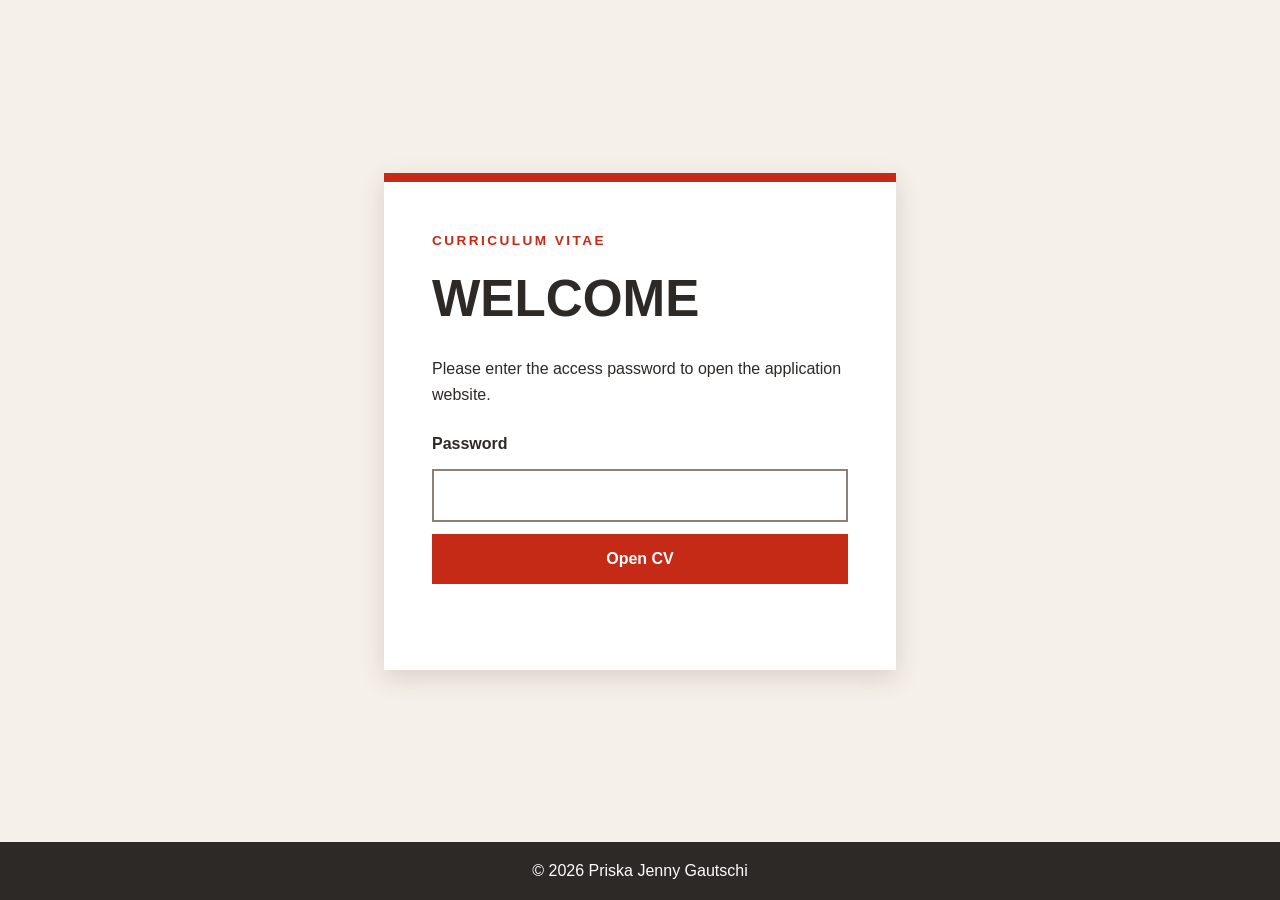
<file: index.html>
<!DOCTYPE html>
<html lang="en">

<head>
  <meta charset="UTF-8">
  <meta name="viewport" content="width=device-width, initial-scale=1.0">
  <meta
    name="description"
    content="Password entry for the curriculum vitae of Priska Jenny Gautschi">
  <meta name="robots" content="noindex, nofollow">

  <title>CV Login - Priska Jenny Gautschi</title>

  <link rel="stylesheet" href="login.css">
  <script src="login.js" defer></script>
</head>

<body class="login-page">
  <main class="login-main">
    <section class="login-card" aria-labelledby="login-title">
      <p class="login-eyebrow">
        Curriculum Vitae
      </p>

      <h1 id="login-title">
        Welcome
      </h1>

      <p>
        Please enter the access password to open the application website.
      </p>

      <form class="login-form" id="login-form">
        <label for="password">
          Password
        </label>

        <input
          id="password"
          name="password"
          type="password"
          autocomplete="current-password"
          required>

        <button type="submit">
          Open CV
        </button>

        <output
          class="login-status"
          id="login-status"
          aria-live="polite">
        </output>
      </form>

      <noscript>
        JavaScript must be enabled to use the password redirect.
      </noscript>
    </section>
  </main>

  <footer class="login-footer">
    <p>&copy; 2026 Priska Jenny Gautschi</p>
  </footer>
</body>

</html>
</file>
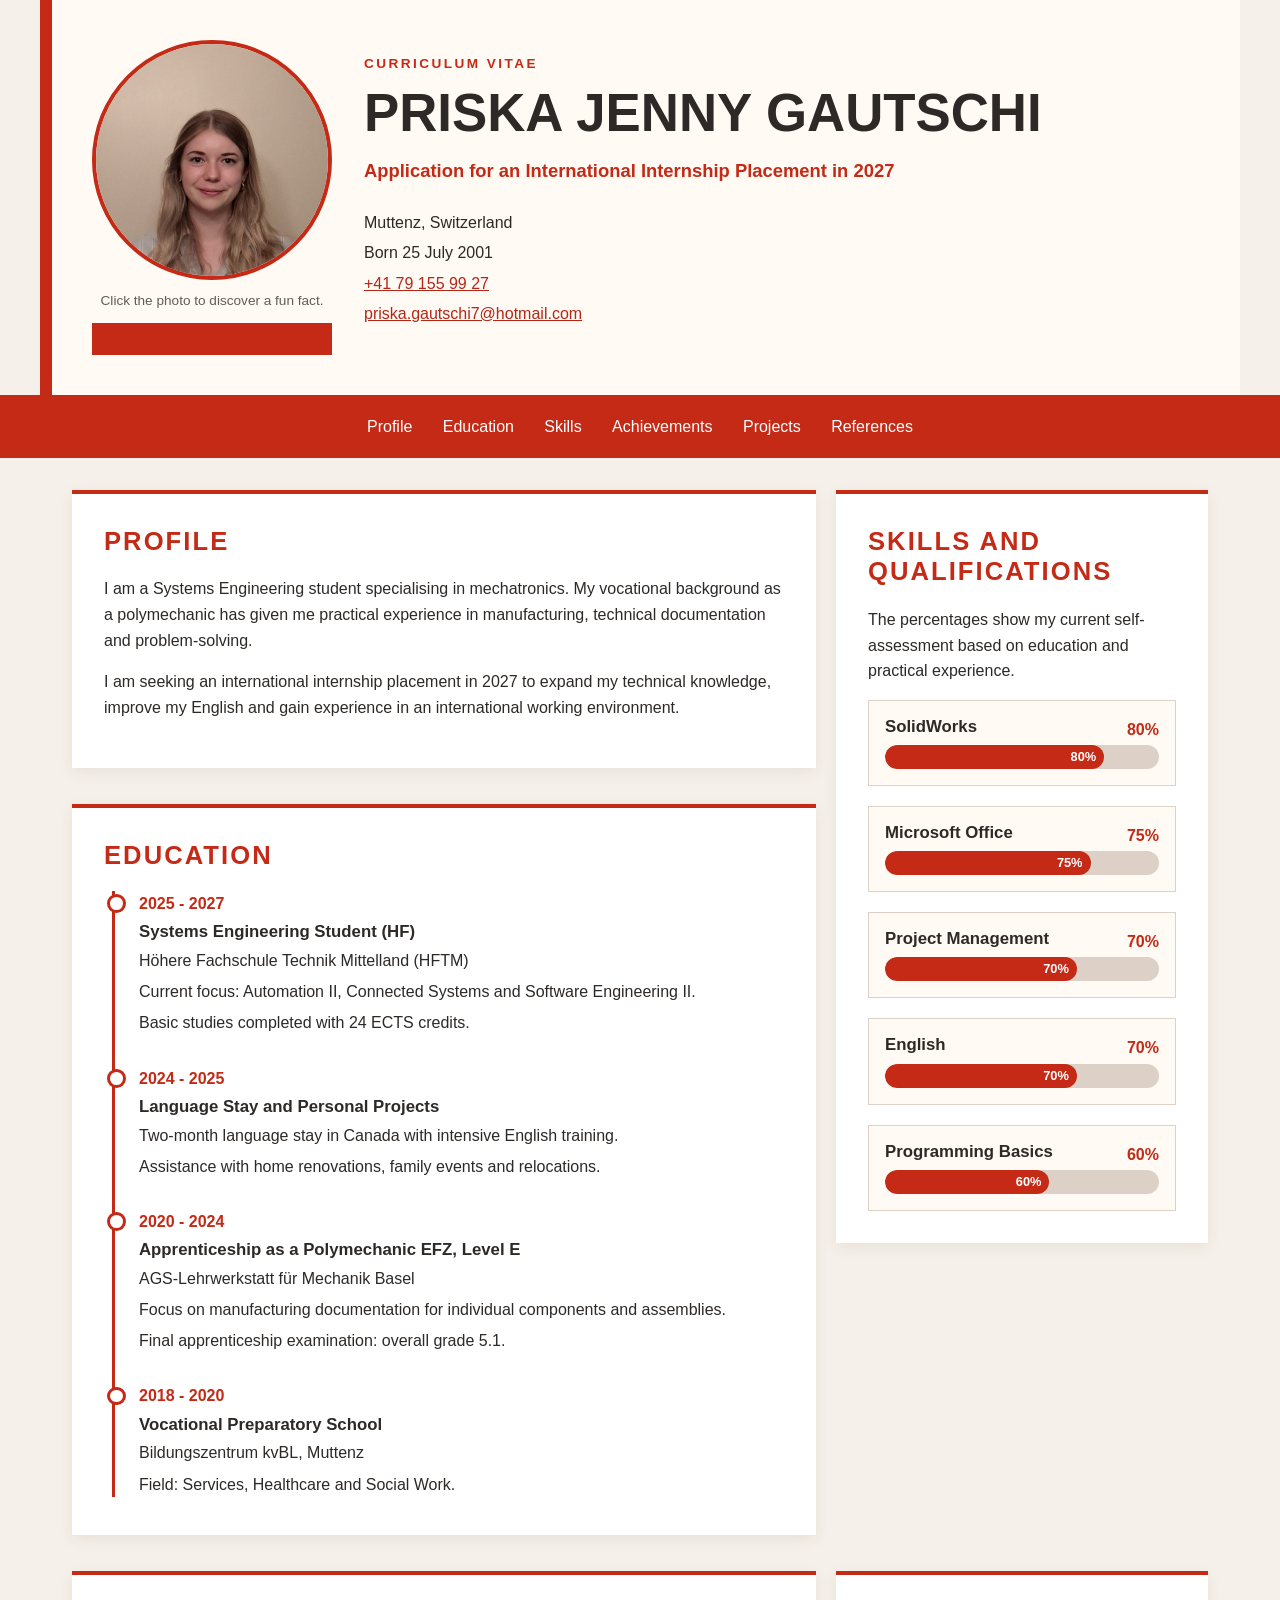
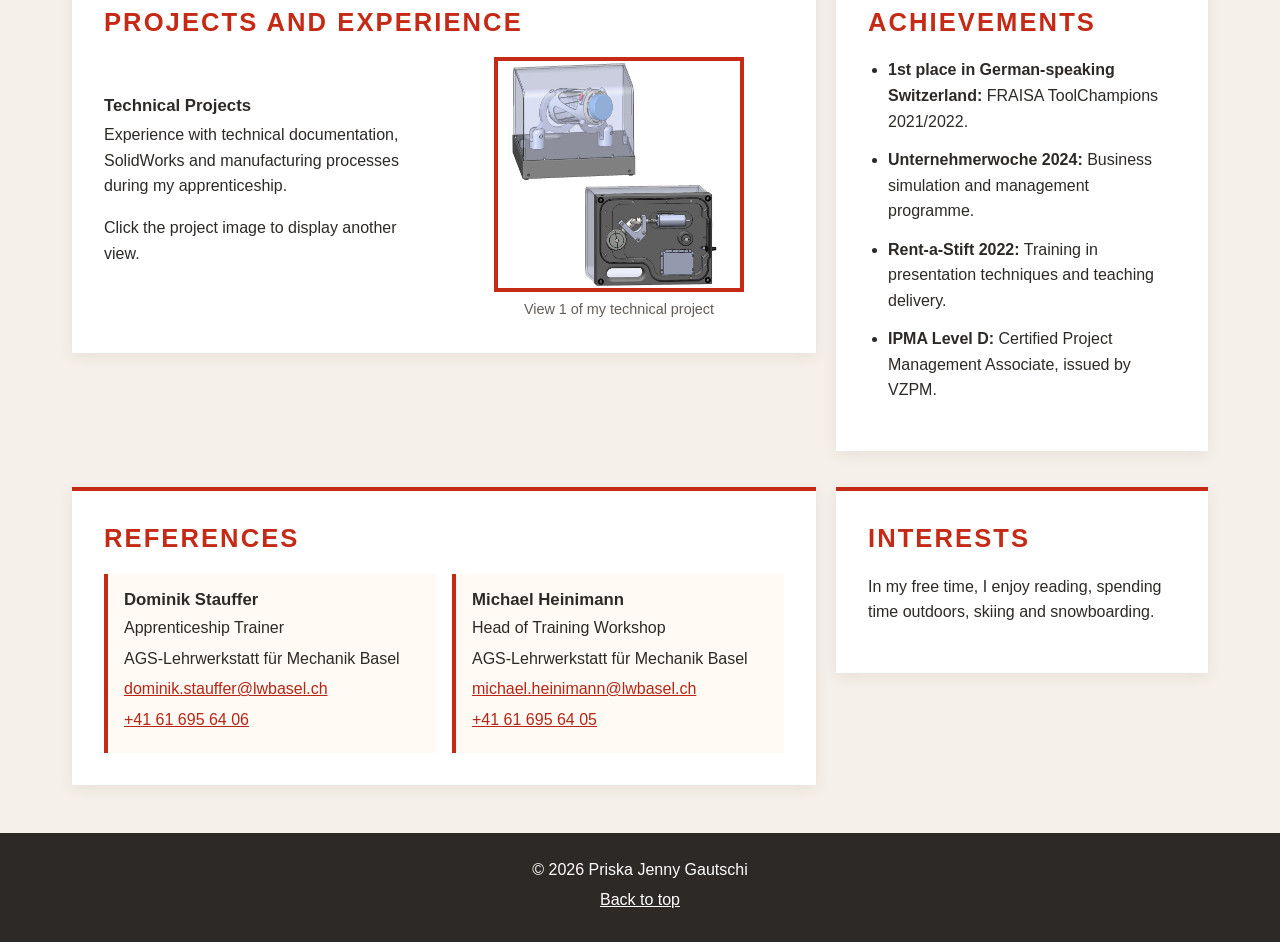
<file: cv7k9q2m4p6x8.html>
<!DOCTYPE html>
<html lang="en">

<head>
  <meta charset="UTF-8">
  <meta name="viewport" content="width=device-width, initial-scale=1.0">
  <meta name="description" content="Curriculum Vitae of Priska Jenny Gautschi">
  <meta name="robots" content="noindex, nofollow">
  <title>Curriculum Vitae - Priska Jenny Gautschi</title>
  <link rel="stylesheet" href="style.css">
  <script src="script.js" defer></script>
</head>

<body>
  <a class="skip-link" href="#main-content">Skip to main content</a>

  <header class="hero" id="top">
    <figure class="portrait">
      <button
        class="portrait-button"
        id="profile-photo"
        type="button"
        aria-label="Show a fun fact about Priska">

        <img
          src="img/priska-gautschi.jpg"
          alt="Portrait of Priska Jenny Gautschi"
          width="300"
          height="350">
      </button>

      <figcaption>
        Click the photo to discover a fun fact.
      </figcaption>

      <output
        class="fun-fact"
        id="fun-fact"
        aria-live="polite">
      </output>
    </figure>

    <div class="hero-content">
      <p class="eyebrow">Curriculum Vitae</p>

      <h1>Priska Jenny Gautschi</h1>

      <p class="subtitle">
        Application for an International Internship Placement in 2027
      </p>

      <address class="contact">
        <ul>
          <li>Muttenz, Switzerland</li>
          <li>Born 25 July 2001</li>
          <li>
            <a href="tel:+41791559927">
              +41 79 155 99 27
            </a>
          </li>
          <li>
            <a href="mailto:priska.gautschi7@hotmail.com">
              priska.gautschi7@hotmail.com
            </a>
          </li>
        </ul>
      </address>
    </div>
  </header>

  <nav class="main-navigation" aria-label="Curriculum vitae sections">
    <ul>
      <li><a href="#profile">Profile</a></li>
      <li><a href="#education">Education</a></li>
      <li><a href="#skills">Skills</a></li>
      <li><a href="#achievements">Achievements</a></li>
      <li><a href="#projects">Projects</a></li>
      <li><a href="#references">References</a></li>
    </ul>
  </nav>

  <main class="page" id="main-content">
    <section class="section" id="profile">
      <h2>Profile</h2>

      <p>
        I am a Systems Engineering student specialising in mechatronics.
        My vocational background as a polymechanic has given me practical
        experience in manufacturing, technical documentation and
        problem-solving.
      </p>

      <p>
        I am seeking an international internship placement in 2027 to expand
        my technical knowledge, improve my English and gain experience in an
        international working environment.
      </p>
    </section>

    <section class="section" id="education">
      <h2>Education</h2>

      <div class="timeline">
        <article class="timeline-item">
          <p class="period">
            <time datetime="2025">2025</time> -
            <time datetime="2027">2027</time>
          </p>

          <h3>Systems Engineering Student (HF)</h3>

          <p>Höhere Fachschule Technik Mittelland (HFTM)</p>

          <p>
            Current focus: Automation II, Connected Systems and
            Software Engineering II.
          </p>

          <p>
            Basic studies completed with 24 ECTS credits.
          </p>
        </article>

        <article class="timeline-item">
          <p class="period">
            <time datetime="2024">2024</time> -
            <time datetime="2025">2025</time>
          </p>

          <h3>Language Stay and Personal Projects</h3>

          <p>
            Two-month language stay in Canada with intensive English training.
          </p>

          <p>
            Assistance with home renovations, family events and relocations.
          </p>
        </article>

        <article class="timeline-item">
          <p class="period">
            <time datetime="2020">2020</time> -
            <time datetime="2024">2024</time>
          </p>

          <h3>Apprenticeship as a Polymechanic EFZ, Level E</h3>

          <p>AGS-Lehrwerkstatt für Mechanik Basel</p>

          <p>
            Focus on manufacturing documentation for individual components
            and assemblies.
          </p>

          <p>
            Final apprenticeship examination: overall grade 5.1.
          </p>
        </article>

        <article class="timeline-item">
          <p class="period">
            <time datetime="2018">2018</time> -
            <time datetime="2020">2020</time>
          </p>

          <h3>Vocational Preparatory School</h3>

          <p>Bildungszentrum kvBL, Muttenz</p>

          <p>
            Field: Services, Healthcare and Social Work.
          </p>
        </article>
      </div>
    </section>

    <section class="section" id="skills">
      <h2>Skills and Qualifications</h2>

      <p>
        The percentages show my current self-assessment based on education
        and practical experience.
      </p>

      <div class="skills">
        <article class="skill">
          <div class="skill-heading">
            <h3>SolidWorks</h3>
            <span>80%</span>
          </div>

          <div
            class="skill-track"
            role="progressbar"
            aria-label="SolidWorks knowledge"
            aria-valuemin="0"
            aria-valuemax="100"
            aria-valuenow="80">

            <span class="skill-fill level-80">80%</span>
          </div>
        </article>

        <article class="skill">
          <div class="skill-heading">
            <h3>Microsoft Office</h3>
            <span>75%</span>
          </div>

          <div
            class="skill-track"
            role="progressbar"
            aria-label="Microsoft Office knowledge"
            aria-valuemin="0"
            aria-valuemax="100"
            aria-valuenow="75">

            <span class="skill-fill level-75">75%</span>
          </div>
        </article>

        <article class="skill">
          <div class="skill-heading">
            <h3>Project Management</h3>
            <span>70%</span>
          </div>

          <div
            class="skill-track"
            role="progressbar"
            aria-label="Project management knowledge"
            aria-valuemin="0"
            aria-valuemax="100"
            aria-valuenow="70">

            <span class="skill-fill level-70">70%</span>
          </div>
        </article>

        <article class="skill">
          <div class="skill-heading">
            <h3>English</h3>
            <span>70%</span>
          </div>

          <div
            class="skill-track"
            role="progressbar"
            aria-label="English knowledge"
            aria-valuemin="0"
            aria-valuemax="100"
            aria-valuenow="70">

            <span class="skill-fill level-70">70%</span>
          </div>
        </article>

        <article class="skill">
          <div class="skill-heading">
            <h3>Programming Basics</h3>
            <span>60%</span>
          </div>

          <div
            class="skill-track"
            role="progressbar"
            aria-label="Programming knowledge"
            aria-valuemin="0"
            aria-valuemax="100"
            aria-valuenow="60">

            <span class="skill-fill level-60">60%</span>
          </div>
        </article>
      </div>
    </section>

    <section class="section" id="achievements">
      <h2>Achievements</h2>

      <ul class="achievement-list">
        <li>
          <strong>1st place in German-speaking Switzerland:</strong>
          FRAISA ToolChampions 2021/2022.
        </li>

        <li>
          <strong>Unternehmerwoche 2024:</strong>
          Business simulation and management programme.
        </li>

        <li>
          <strong>Rent-a-Stift 2022:</strong>
          Training in presentation techniques and teaching delivery.
        </li>

        <li>
          <strong>IPMA Level D:</strong>
          Certified Project Management Associate, issued by VZPM.
        </li>
      </ul>
    </section>

    <section class="section" id="projects">
      <h2>Projects and Experience</h2>

      <div class="project-layout">
        <div>
          <h3>Technical Projects</h3>

          <p>
            Experience with technical documentation, SolidWorks and
            manufacturing processes during my apprenticeship.
          </p>

          <p>
            Click the project image to display another view.
          </p>
        </div>

        <figure class="project-image">
          <button
            class="project-image-button"
            id="project-image-button"
            type="button"
            aria-label="Show the next view of my technical project">

            <img
              id="project-image"
              src="img/technical-project.jpg"
              alt="View 1 of my technical project"
              width="600"
              height="400">
          </button>

          <figcaption id="project-caption">
            View 1 of my technical project
          </figcaption>
        </figure>
      </div>
    </section>

    <section class="section" id="interests">
      <h2>Interests</h2>

      <p>
        In my free time, I enjoy reading, spending time outdoors,
        skiing and snowboarding.
      </p>
    </section>

    <section class="section" id="references">
      <h2>References</h2>

      <div class="reference-grid">
        <article class="reference">
          <h3>Dominik Stauffer</h3>

          <p>Apprenticeship Trainer</p>

          <p>AGS-Lehrwerkstatt für Mechanik Basel</p>

          <p>
            <a href="mailto:dominik.stauffer@lwbasel.ch">
              dominik.stauffer@lwbasel.ch
            </a>
          </p>

          <p>
            <a href="tel:+41616956406">
              +41 61 695 64 06
            </a>
          </p>
        </article>

        <article class="reference">
          <h3>Michael Heinimann</h3>

          <p>Head of Training Workshop</p>

          <p>AGS-Lehrwerkstatt für Mechanik Basel</p>

          <p>
            <a href="mailto:michael.heinimann@lwbasel.ch">
              michael.heinimann@lwbasel.ch
            </a>
          </p>

          <p>
            <a href="tel:+41616956405">
              +41 61 695 64 05
            </a>
          </p>
        </article>
      </div>
    </section>
  </main>

  <footer class="footer">
    <p>&copy; 2026 Priska Jenny Gautschi</p>

    <p>
      <a href="#top">Back to top</a>
    </p>
  </footer>
</body>

</html>
</file>
<file: login.css>
/* General settings */

* {
  box-sizing: border-box;
}

body {
  margin: 0;
  color: #2d2926;
  background-color: #f5f0e9;
  font-family: Arial, Helvetica, sans-serif;
  font-size: 1rem;
  line-height: 1.6;
}

a {
  color: #b52616;
}

button:focus-visible,
input:focus-visible,
a:focus-visible {
  outline: 3px solid #e5a400;
  outline-offset: 3px;
}

/* Login layout */

.login-page {
  display: grid;
  grid-template-rows: 1fr auto;
  min-height: 100vh;
}

.login-main {
  display: grid;
  padding: 1.25rem;
  place-items: center;
}

.login-card {
  width: 100%;
  max-width: 32rem;
  padding: 2rem 1.25rem;
  background-color: #ffffff;
  border-top: 0.6rem solid #c42a16;
  box-shadow: 0 0.5rem 1.5rem rgba(72, 49, 37, 0.16);
}

.login-eyebrow {
  margin-top: 0;
  margin-bottom: 0.4rem;
  color: #c42a16;
  font-size: 0.85rem;
  font-weight: bold;
  letter-spacing: 0.18em;
  text-transform: uppercase;
}

.login-card h1 {
  margin-top: 0;
  margin-bottom: 0.75rem;
  font-family: "Arial Narrow", Arial, sans-serif;
  font-size: 2.5rem;
  text-transform: uppercase;
}

.login-form {
  display: grid;
  gap: 0.75rem;
  margin-top: 1.5rem;
}

.login-form label {
  font-weight: bold;
}

.login-form input,
.login-form button {
  min-height: 3rem;
  padding: 0.75rem;
  font: inherit;
}

.login-form input {
  border: 2px solid #8c8179;
}

.login-form button {
  color: #ffffff;
  background-color: #c42a16;
  border: 0;
  cursor: pointer;
  font-weight: bold;
}

.login-form button:hover {
  background-color: #8c1d11;
}

.login-status {
  display: block;
  min-height: 1.6rem;
  color: #645c56;
}

.login-footer {
  padding: 1rem;
  color: #ffffff;
  background-color: #2d2926;
  text-align: center;
}

.login-footer p {
  margin: 0;
}

/* Tablet and desktop */

@media (min-width: 735px) {
  .login-card {
    padding: 3rem;
  }

  .login-card h1 {
    font-size: 3.2rem;
  }
}
</file>
<file: style.css>
/* General settings */

* {
  box-sizing: border-box;
}

html {
  scroll-behavior: smooth;
}

body {
  margin: 0;
  color: #2d2926;
  background-color: #f5f0e9;
  font-family: Arial, Helvetica, sans-serif;
  font-size: 1rem;
  line-height: 1.6;
}

img {
  display: block;
  max-width: 100%;
  height: auto;
}

a {
  color: #b52616;
}

a:hover {
  color: #74170e;
}

a:focus-visible,
button:focus-visible {
  outline: 3px solid #e5a400;
  outline-offset: 3px;
}

h1,
h2,
h3,
p,
ul,
figure {
  margin-top: 0;
}

h1,
h2,
h3 {
  line-height: 1.2;
}

.skip-link {
  position: absolute;
  top: -5rem;
  left: 1rem;
  padding: 0.75rem 1rem;
  color: #ffffff;
  background-color: #2d2926;
  z-index: 10;
}

.skip-link:focus {
  top: 1rem;
}

/* Header */

.hero {
  max-width: 75rem;
  margin: 0 auto;
  padding: 2rem 1.25rem;
  background-color: #fffaf4;
  border-left: 0.8rem solid #c42a16;
}

.portrait {
  max-width: 15rem;
  margin-right: auto;
  margin-bottom: 1.5rem;
  margin-left: auto;
  text-align: center;
}

.portrait-button {
  display: block;
  width: 100%;
  padding: 0;
  background: none;
  border: 0;
  border-radius: 50%;
  cursor: pointer;
}

.portrait img {
  width: 100%;
  border: 0.3rem solid #c42a16;
  border-radius: 50%;
  aspect-ratio: 1 / 1;
  object-fit: cover;
  object-position: center 35%;
  transition: transform 0.2s ease;
}

.portrait-button:hover img {
  transform: scale(1.03);
}

.portrait figcaption {
  margin-top: 0.6rem;
  color: #645c56;
  font-size: 0.85rem;
}

.fun-fact {
  display: block;
  min-height: 2rem;
  margin-top: 0.75rem;
  padding: 0.65rem;
  color: #ffffff;
  background-color: #c42a16;
  font-size: 0.85rem;
  font-weight: bold;
}

.fun-fact:empty {
  display: none;
}

.eyebrow {
  margin-bottom: 0.4rem;
  color: #c42a16;
  font-size: 0.85rem;
  font-weight: bold;
  letter-spacing: 0.18em;
  text-transform: uppercase;
}

.hero h1 {
  margin-bottom: 0.75rem;
  font-family: "Arial Narrow", Arial, sans-serif;
  font-size: 2.5rem;
  text-transform: uppercase;
}

.subtitle {
  max-width: 40rem;
  color: #c42a16;
  font-size: 1.15rem;
  font-weight: bold;
}

.contact {
  margin-top: 1.5rem;
  font-style: normal;
}

.contact ul {
  padding: 0;
  list-style: none;
}

.contact li {
  margin-bottom: 0.3rem;
}

/* Navigation */

.main-navigation {
  position: sticky;
  top: 0;
  background-color: #c42a16;
  z-index: 5;
}

.main-navigation ul {
  display: grid;
  grid-template-columns: repeat(2, minmax(0, 1fr));
  max-width: 75rem;
  margin: 0 auto;
  padding: 0.4rem;
  gap: 0.25rem;
  list-style: none;
}

.main-navigation a {
  display: block;
  padding: 0.55rem 0.25rem;
  color: #ffffff;
  font-size: 0.9rem;
  text-align: center;
  text-decoration: none;
}

.main-navigation a:hover {
  background-color: #8c1d11;
}

/* Main content */

.page {
  max-width: 75rem;
  margin: 0 auto;
  padding: 1rem;
}

.section {
  margin-bottom: 1rem;
  padding: 1.25rem;
  background-color: #ffffff;
  border-top: 0.3rem solid #c42a16;
  box-shadow: 0 0.25rem 0.9rem rgba(72, 49, 37, 0.08);
}

.section h2 {
  margin-bottom: 1.25rem;
  color: #c42a16;
  font-family: "Arial Narrow", Arial, sans-serif;
  font-size: 1.6rem;
  letter-spacing: 0.08em;
  text-transform: uppercase;
}

.section h3 {
  margin-bottom: 0.35rem;
  font-size: 1.05rem;
}

/* Education timeline */

.timeline {
  margin-left: 0.5rem;
  padding-left: 1.5rem;
  border-left: 0.2rem solid #c42a16;
}

.timeline-item {
  position: relative;
  padding-bottom: 1.5rem;
}

.timeline-item:last-child {
  padding-bottom: 0;
}

.timeline-item::before {
  position: absolute;
  top: 0.2rem;
  left: -2rem;
  width: 0.8rem;
  height: 0.8rem;
  background-color: #ffffff;
  border: 0.2rem solid #c42a16;
  border-radius: 50%;
  content: "";
}

.timeline-item p {
  margin-bottom: 0.35rem;
}

.period {
  color: #c42a16;
  font-weight: bold;
}

/* Skills */

.skills {
  display: grid;
  gap: 1.25rem;
}

.skill {
  padding: 1rem;
  background-color: #fffaf4;
  border: 1px solid #ddd1c7;
}

.skill-heading {
  display: flex;
  justify-content: space-between;
  gap: 1rem;
}

.skill-heading h3 {
  margin-bottom: 0.5rem;
}

.skill-heading > span {
  color: #c42a16;
  font-weight: bold;
}

.skill-track {
  height: 1.5rem;
  background-color: #ddd1c7;
  border-radius: 1rem;
  overflow: hidden;
}

.skill-fill {
  display: block;
  height: 100%;
  padding-right: 0.5rem;
  color: #ffffff;
  background-color: #c42a16;
  border-radius: 1rem;
  font-size: 0.8rem;
  font-weight: bold;
  line-height: 1.5rem;
  text-align: right;
  animation: grow-bar 1.4s ease-out;
}

.level-80 {
  width: 80%;
}

.level-75 {
  width: 75%;
}

.level-70 {
  width: 70%;
}

.level-60 {
  width: 60%;
}

@keyframes grow-bar {
  from {
    width: 0;
  }
}

/* Achievements */

.achievement-list {
  padding-left: 1.25rem;
}

.achievement-list li {
  margin-bottom: 0.8rem;
}

/* Projects */

.project-layout {
  display: grid;
  gap: 1.25rem;
}

.project-image {
  margin-bottom: 0;
  text-align: center;
}

.project-image-button {
  display: block;
  width: 100%;
  padding: 0;
  background: none;
  border: 0;
  cursor: pointer;
}

.project-image-button img {
  width: 100%;
  border: 0.25rem solid #c42a16;
  transition: opacity 0.2s ease;
}

.project-image-button:hover img {
  opacity: 0.8;
}

.project-image figcaption {
  margin-top: 0.4rem;
  color: #645c56;
  font-size: 0.9rem;
}

/* References */

.reference-grid {
  display: grid;
  gap: 1rem;
}

.reference {
  padding: 1rem;
  background-color: #fffaf4;
  border-left: 0.25rem solid #c42a16;
}

.reference p {
  margin-bottom: 0.3rem;
}

/* Footer */

.footer {
  padding: 1.5rem;
  color: #ffffff;
  background-color: #2d2926;
  text-align: center;
}

.footer p {
  margin-bottom: 0.3rem;
}

.footer a {
  color: #ffffff;
}

/* Slightly larger smartphones */

@media (min-width: 500px) {
  .main-navigation ul {
    grid-template-columns: repeat(3, minmax(0, 1fr));
  }
}

/* Tablet */

@media (min-width: 735px) {
  .hero {
    display: grid;
    grid-template-columns: 15rem 1fr;
    align-items: center;
    gap: 2rem;
    padding: 2.5rem;
  }

  .portrait {
    margin: 0;
  }

  .hero h1 {
    font-size: 3.3rem;
  }

  .main-navigation ul {
    display: flex;
    justify-content: center;
    flex-wrap: wrap;
    padding: 0.6rem 1rem;
    gap: 0.4rem;
  }

  .main-navigation a {
    padding: 0.55rem 0.75rem;
    font-size: 1rem;
  }

  .page {
    padding: 2rem;
  }

  .section {
    padding: 2rem;
  }

  .skills {
    grid-template-columns: 1fr 1fr;
  }

  .project-layout {
    grid-template-columns: 1fr 1fr;
    align-items: center;
  }

  .reference-grid {
    grid-template-columns: 1fr 1fr;
  }
}

/* Desktop */

@media (min-width: 1068px) {
  .page {
    display: grid;
    grid-template-columns: minmax(0, 2fr) minmax(18rem, 1fr);
    align-items: start;
    gap: 1.25rem;
  }

  #profile,
  #education,
  #projects,
  #references {
    grid-column: 1;
  }

  #skills,
  #achievements,
  #interests {
    grid-column: 2;
  }

  #skills {
    grid-row: 1 / span 2;
  }

  #achievements {
    grid-row: 3;
  }

  #interests {
    grid-row: 4;
  }

  .skills {
    grid-template-columns: 1fr;
  }
}

/* Reduced animation */

@media (prefers-reduced-motion: reduce) {
  html {
    scroll-behavior: auto;
  }

  .skill-fill {
    animation: none;
  }

  .portrait img,
  .project-image-button img {
    transition: none;
  }
}
</file>
